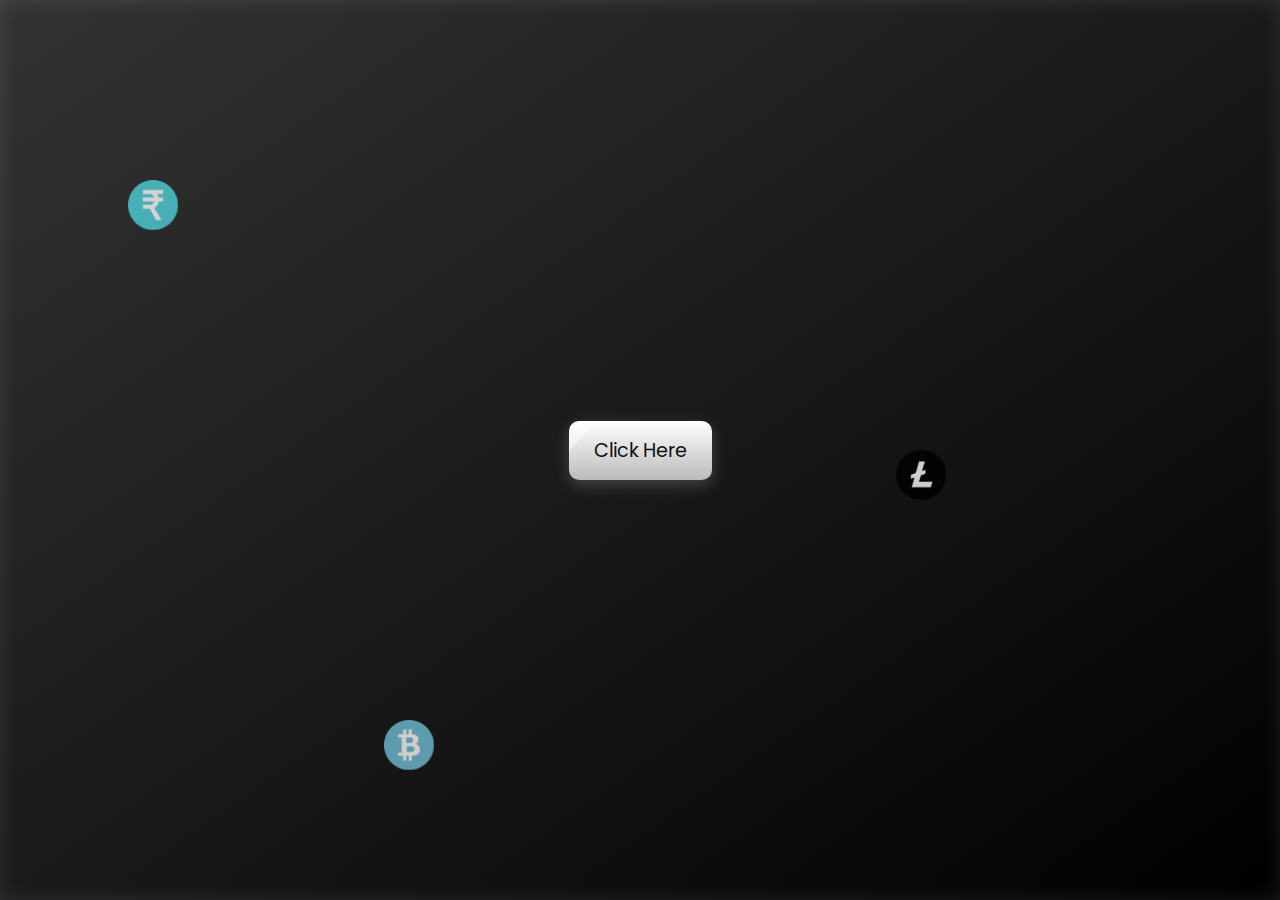
<file: index.html>
<!DOCTYPE html>
<html lang="en">
<head>
  <meta charset="UTF-8">
  <meta name="viewport" content="width=device-width, initial-scale=1.0">
  <title>@PleinMM</title>
  <link rel="icon" href="assets/plein-modified.png" type="image/gif">
  <link href="https://fonts.googleapis.com/css2?family=Roboto:wght@400;700&family=Poppins:wght@600&display=swap" rel="stylesheet">
  <style>
    body {
      margin: 0;
      padding: 0;
      font-family: 'Roboto', Arial, sans-serif;
      color: #fff;
      text-align: center;
      background: linear-gradient(-45deg, #1f1f1f, #313131, #444, #666);
      background-size: 400% 400%;
      animation: gradientBG 15s ease infinite;
    }

    @keyframes gradientBG {
      0% { background-position: 0% 50%; }
      50% { background-position: 100% 50%; }
      100% { background-position: 0% 50%; }
    }

    .welcome-overlay {
      position: fixed;
      top: 0;
      left: 0;
      width: 100%;
      height: 100%;
      background: linear-gradient(145deg, #333, #000);
      display: flex;
      justify-content: center;
      align-items: center;
      z-index: 1000;
      box-shadow: inset 0 0 20px rgba(255, 255, 255, 0.1);
    }

    /* Floating icons container */
    .floating-icons {
      position: absolute;
      width: 100%;
      height: 100%;
      pointer-events: none; 
    }

    .floating-icon {
      position: absolute;
      width: 50px;
      height: 50px;
      opacity: 0.8;
      animation: float 10s infinite ease-in-out, rotate 8s infinite linear;
      will-change: transform;
    }


    @keyframes float {
      0% {
        transform: translateY(0);
      }
      25% {
        transform: translateY(-50px); 
      }
      50% {
        transform: translateY(-100px); 
      }
      75% {
        transform: translateY(-50px); 
      }
      100% {
        transform: translateY(0); 
      }
    }

  
    @keyframes rotate {
      0% {
        transform: rotate(0deg);
      }
      100% {
        transform: rotate(360deg);
      }
    }

  
    .floating-icon:nth-child(1) {
      top: 20%;
      left: 10%;
    }

    .floating-icon:nth-child(2) {
      top: 50%;
      left: 70%;
    }

    .floating-icon:nth-child(3) {
      top: 80%;
      left: 30%;
    }

    .welcome-overlay button {
      background: linear-gradient(to bottom, #fff, #bbb);
      color: #111;
      font-size: 1.2rem;
      padding: 15px 25px;
      border: none;
      border-radius: 10px;
      cursor: pointer;
      font-family: 'Poppins', sans-serif;
      box-shadow: 0 5px 15px rgba(255, 255, 255, 0.2);
      transition: background 0.3s ease, transform 0.2s ease, box-shadow 0.3s ease;
      position: relative;
      overflow: hidden;
    }

  
    .welcome-overlay button::before {
      content: '';
      position: absolute;
      top: 0;
      left: -100%;
      width: 100%;
      height: 100%;
      background: rgba(255, 255, 255, 0.5);
      transform: skewX(-45deg);
      z-index: 1;
      animation: shine 2s infinite;
    }

    @keyframes shine {
      0% {
        left: -100%;
      }
      50% {
        left: 50%;
      }
      100% {
        left: 200%;
      }
    }

    .welcome-overlay button:hover {
      background: linear-gradient(to bottom, #fff, #ddd);
      box-shadow: 0 0 20px rgba(255, 255, 255, 0.5);
      transform: scale(1.1);
    }

    .welcome-overlay button::before {
      pointer-events: none;
    }

    .container {
      display: none; 
      justify-content: center;
      align-items: center;
      height: 100vh;
      padding: 20px;
    }


    .box {
      background: linear-gradient(145deg, #444, #222);
      border: 2px solid #666;
      padding: 30px;
      border-radius: 20px;
      box-shadow: 0 10px 25px rgba(0, 0, 0, 0.6), inset 0 0 20px rgba(255, 255, 255, 0.1);
      text-align: center;
      width: 90%;
      max-width: 400px;
      opacity: 0;
      transform: scale(0.8);
      animation: fadeInZoom 1s ease-out forwards;
    }

    @keyframes fadeInZoom {
      0% {
        opacity: 0;
        transform: scale(0.8);
      }
      100% {
        opacity: 1;
        transform: scale(1);
      }
    }

    .logo {
      width: 120px;
      height: 120px;
      margin-bottom: 20px;
      border-radius: 50%;
      overflow: hidden;
      border: 5px solid #fff;
      box-shadow: 0 0 10px rgba(255, 255, 255, 0.4), inset 0 0 10px rgba(0, 0, 0, 0.3);
    }


    .title {
      font-family: 'Poppins', sans-serif;
      font-size: 2rem;
      font-weight: 600;
      color: #fff;
      margin: 15px 0;
      text-shadow: 2px 2px 5px rgba(255, 255, 255, 0.2), -2px -2px 5px rgba(0, 0, 0, 0.4);
    }

    .description {
      font-family: 'Roboto', sans-serif;
      font-size: 1.1rem;
      color: #ddd;
      margin-bottom: 20px;
      line-height: 1.6;
      text-shadow: 1px 1px 3px rgba(255, 255, 255, 0.1), -1px -1px 3px rgba(0, 0, 0, 0.3);
    }

    .button {
      display: flex;
      justify-content: center;
      align-items: center;
      flex-wrap: wrap;
      gap: 15px;
    }

    .btn {
      display: flex;
      align-items: center;
      gap: 8px;
      padding: 10px 15px;
      font-size: 0.9rem;
      color: #fff;
      text-decoration: none;
      border-radius: 8px;
      background: linear-gradient(145deg, #555, #222);
      transition: background 0.3s ease, transform 0.2s ease;
      box-shadow: 0 5px 10px rgba(0, 0, 0, 0.6);
    }

    .btn img {
      width: 20px;
      height: 20px;
      transition: transform 0.3s ease;
    }

    .btn:hover {
      background: linear-gradient(145deg, #666, #333);
      transform: translateY(-3px);
    }

    .btn:hover img {
      transform: scale(1.2);
    }

    .btn:active {
      transform: translateY(0);
    }

    @media (max-width: 480px) {
      .logo {
        width: 100px;
        height: 100px;
      }

      .title {
        font-size: 1.7rem;
      }

      .description {
        font-size: 0.95rem;
      }

      .btn {
        width: 100%;
        justify-content: center;
      }
    }
  </style>
</head>
<body>
  <div class="welcome-overlay" id="welcomeOverlay">
    <div class="floating-icons">
      <img src="assets/money.png" alt="Money" class="floating-icon" style="animation-delay: 0s;">
      <img src="assets/litecoin.png" alt="Litecoin" class="floating-icon" style="animation-delay: 2s;">
      <img src="assets/bitcoin.png" alt="Bitcoin" class="floating-icon" style="animation-delay: 4s;">
    </div>
    <button onclick="showContent()">Click Here</button>
  </div>

  <div class="container" id="mainContent">
    <div class="box">
      <img src="assets/plein-modified.png" alt="plein.mm" class="logo">

      <h1 class="title">Plein middle man services!</h1>

      <p class="description">
        The best and most reliable exchange server for seamless transactions.<br>
        Join us now to experience exceptional service!
      </p>

      <div class="button">
        <a href="https://discord.gg/zKAvCwdpKC" class="btn">
          <img src="assets/discord.png" alt="Discord Icon"> Join Discord
        </a>
        <a href="https://t.me/pleinmm" class="btn">
          <img src="assets/telegram.png" alt="soon!"> Join Telegram
        </a>
        <a href="https://oguser.com/pleinmm" class="btn">
          <img src="assets/oguser.png" alt="oguser"> Oguser
        </a>
      </div>
    </div>
  </div>

  <script>
    function showContent() {
      document.getElementById('welcomeOverlay').style.display = 'none';
      document.getElementById('mainContent').style.display = 'flex';
    }
  </script>
</body>
</html>
</file>
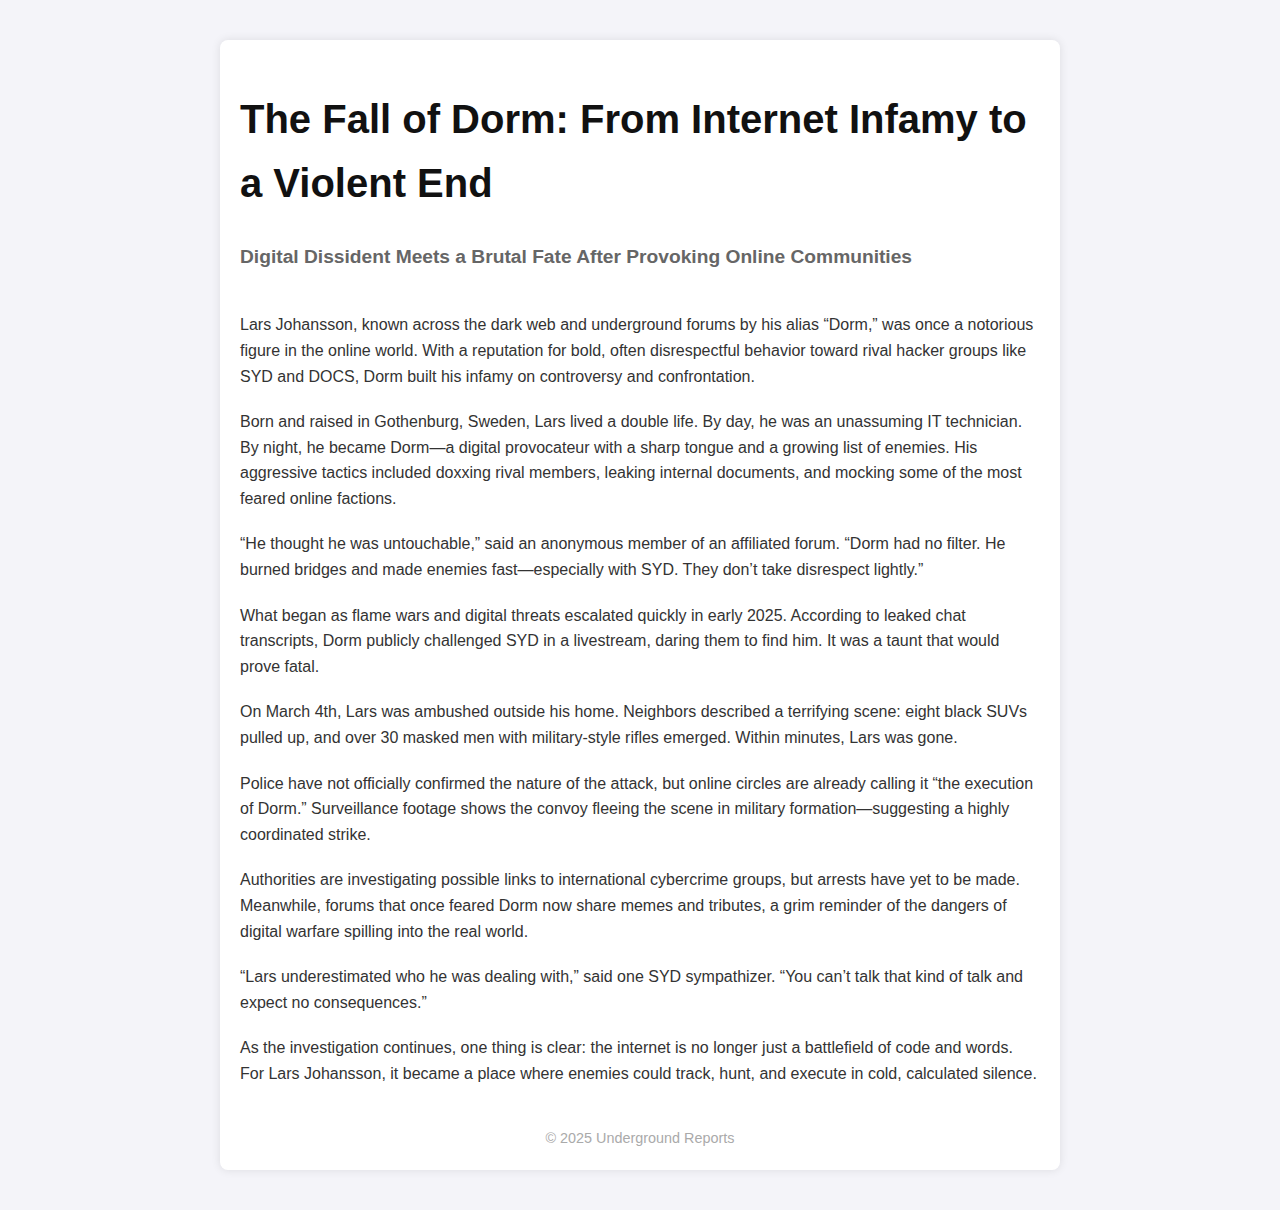
<file: dorm_article.html>
<!DOCTYPE html>
<html lang="en">
<head>
  <meta charset="UTF-8" />
  <meta name="viewport" content="width=device-width, initial-scale=1.0" />
  <title>The Fall of Dorm</title>
  <style>
    body {
      font-family: 'Segoe UI', Tahoma, Geneva, Verdana, sans-serif;
      background-color: #f4f4f9;
      color: #333;
      line-height: 1.6;
      margin: 0;
      padding: 0;
    }
    .container {
      max-width: 800px;
      margin: 40px auto;
      padding: 20px;
      background-color: #fff;
      box-shadow: 0 0 10px rgba(0,0,0,0.1);
      border-radius: 8px;
    }
    h1 {
      font-size: 2.5rem;
      color: #111;
    }
    h2 {
      font-size: 1.2rem;
      color: #666;
      margin-bottom: 40px;
    }
    p {
      margin-bottom: 20px;
    }
    footer {
      margin-top: 40px;
      font-size: 0.9rem;
      color: #aaa;
      text-align: center;
    }
  </style>
</head>
<body>
  <div class="container">
    <h1>The Fall of Dorm: From Internet Infamy to a Violent End</h1>
    <h2>Digital Dissident Meets a Brutal Fate After Provoking Online Communities</h2>

    <p>Lars Johansson, known across the dark web and underground forums by his alias “Dorm,” was once a notorious figure in the online world. With a reputation for bold, often disrespectful behavior toward rival hacker groups like SYD and DOCS, Dorm built his infamy on controversy and confrontation.</p>

    <p>Born and raised in Gothenburg, Sweden, Lars lived a double life. By day, he was an unassuming IT technician. By night, he became Dorm—a digital provocateur with a sharp tongue and a growing list of enemies. His aggressive tactics included doxxing rival members, leaking internal documents, and mocking some of the most feared online factions.</p>

    <p>“He thought he was untouchable,” said an anonymous member of an affiliated forum. “Dorm had no filter. He burned bridges and made enemies fast—especially with SYD. They don’t take disrespect lightly.”</p>

    <p>What began as flame wars and digital threats escalated quickly in early 2025. According to leaked chat transcripts, Dorm publicly challenged SYD in a livestream, daring them to find him. It was a taunt that would prove fatal.</p>

    <p>On March 4th, Lars was ambushed outside his home. Neighbors described a terrifying scene: eight black SUVs pulled up, and over 30 masked men with military-style rifles emerged. Within minutes, Lars was gone.</p>

    <p>Police have not officially confirmed the nature of the attack, but online circles are already calling it “the execution of Dorm.” Surveillance footage shows the convoy fleeing the scene in military formation—suggesting a highly coordinated strike.</p>

    <p>Authorities are investigating possible links to international cybercrime groups, but arrests have yet to be made. Meanwhile, forums that once feared Dorm now share memes and tributes, a grim reminder of the dangers of digital warfare spilling into the real world.</p>

    <p>“Lars underestimated who he was dealing with,” said one SYD sympathizer. “You can’t talk that kind of talk and expect no consequences.”</p>

    <p>As the investigation continues, one thing is clear: the internet is no longer just a battlefield of code and words. For Lars Johansson, it became a place where enemies could track, hunt, and execute in cold, calculated silence.</p>

    <footer>&copy; 2025 Underground Reports</footer>
  </div>
</body>
</html>
</file>
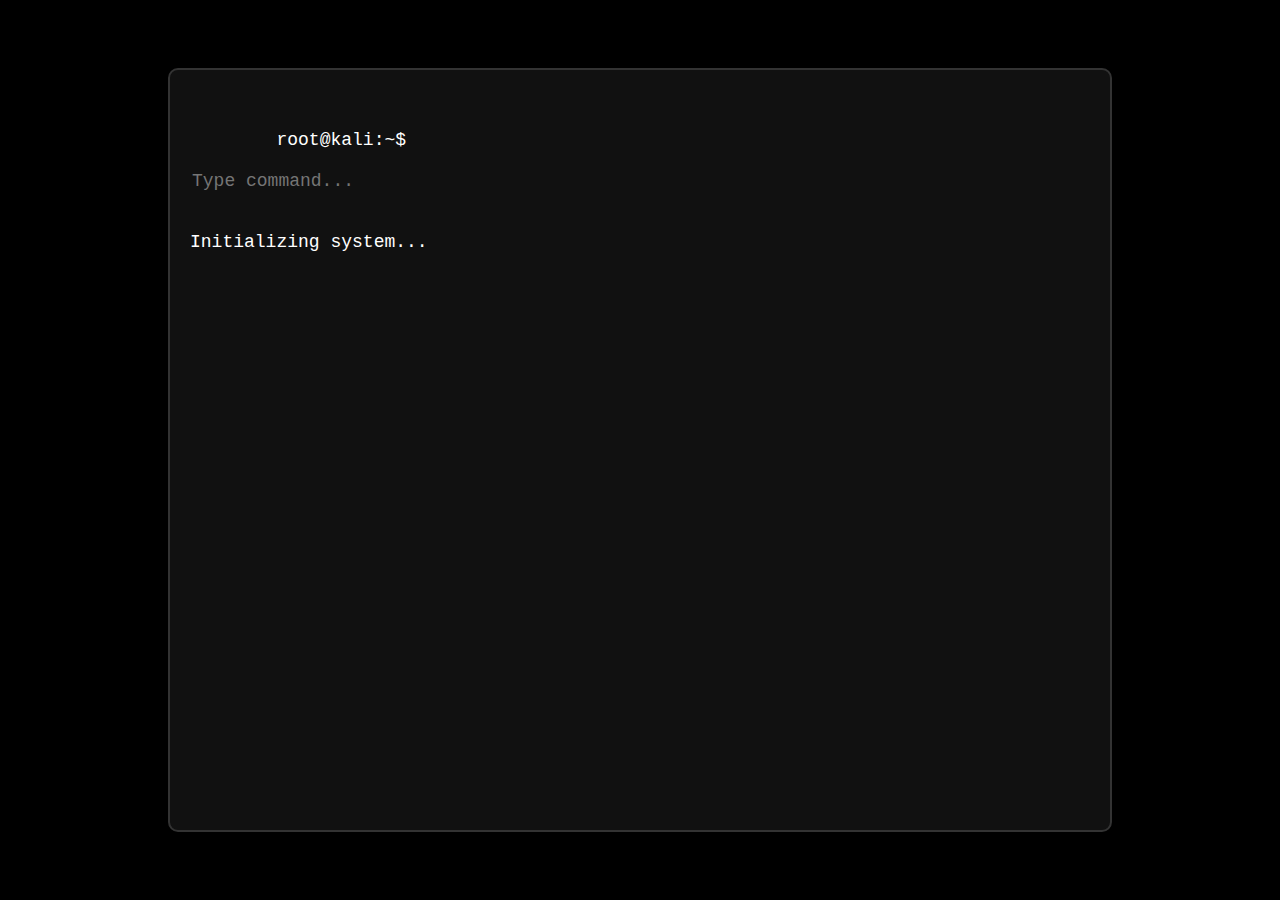
<file: kalilinux.html>
<!DOCTYPE html>
<html lang="en">
<head>
  <meta charset="UTF-8">
  <meta name="viewport" content="width=device-width, initial-scale=1.0">
  <title>Kali Linux</title>
  <style>
    body {
      background-color: #000;
      color: #fff;
      font-family: 'Courier New', Courier, monospace;
      margin: 0;
      padding: 0;
      height: 100vh;
      display: flex;
      justify-content: center;
      align-items: center;
      overflow: hidden;
    }
    
    .terminal {
      width: 80%;
      max-width: 900px;
      height: 80%;
      border: 2px solid #333;
      border-radius: 10px;
      padding: 20px;
      background-color: #111;
      box-shadow: 0 0 10px rgba(0, 0, 0, 0.8);
      overflow-y: auto;
    }
    
    .terminal-output {
      white-space: pre-wrap;
      word-wrap: break-word;
      font-size: 18px;
    }

    .prompt {
      color: #fff;
      display: inline;
    }

    .input-line {
      display: inline;
      width: 100%;
    }

    .input-line input {
      background: transparent;
      border: none;
      color: #fff;
      outline: none;
      width: 100%;
      font-size: 18px;
      font-family: 'Courier New', Courier, monospace;
    }
    
    .window-controls {
      display: none;
    }
    
  </style>
</head>
<body>
  <div class="terminal">
    <div class="terminal-output">
      <div class="input-line">
        <span class="prompt">root@kali:~$</span>
        <input type="text" id="commandInput" placeholder="Type command..." autofocus />
      </div>
      <div id="outputArea"></div>
    </div>
  </div>

  <script>
    const inputField = document.getElementById("commandInput");
    const outputArea = document.getElementById("outputArea");

    // Simulate boot-up sequence
    window.onload = () => {
      simulateBoot();
    };

    inputField.addEventListener("keydown", function(event) {
      if (event.key === "Enter") {
        event.preventDefault();
        const command = inputField.value.trim();
        if (command) {
          outputCommand(command);
        }
        inputField.value = "";
      }
    });

    function outputCommand(command) {
      const outputDiv = document.createElement("div");
      outputDiv.classList.add("input-line");
      outputDiv.innerHTML = `<span class="prompt">root@kali:~$</span> ${command}`;
      outputArea.appendChild(outputDiv);

      // Simulate output for commands
      let response;
      switch (command.toLowerCase()) {
        case "clear":
          outputArea.innerHTML = "";
          break;
        case "help":
          response = "Available commands:\n- help: Show available commands\n- clear: Clear terminal\n- uname: Show system info\n- ls: List files\n- exit: Exit terminal";
          break;
        case "uname":
          response = "Linux kali 5.10.0-kali9-amd64 #1 SMP Debian 5.10.25-1kali1 (2021-03-04) x86_64 GNU/Linux";
          break;
        case "ls":
          response = "Documents  Downloads  Music  Pictures  Videos";
          break;
        case "exit":
          response = "Session closed. Goodbye.";
          setTimeout(() => {
            window.close(); // Close window after exit
          }, 1000);
          break;
        default:
          response = `bash: ${command}: command not found`;
          break;
      }

      if (response) {
        const responseDiv = document.createElement("div");
        responseDiv.classList.add("input-line");
        responseDiv.textContent = response;
        outputArea.appendChild(responseDiv);
      }

      // Scroll to the bottom of the terminal
      outputArea.scrollTop = outputArea.scrollHeight;
    }

    function simulateBoot() {
      const loadingMessages = [
        "Initializing system...",
        "Loading kernel...",
        "Mounting file system...",
        "Starting services...",
        "Setting up network...",
        "Boot complete. Type 'help' for a list of commands."
      ];
      
      let delay = 0;

      loadingMessages.forEach((message, index) => {
        setTimeout(() => {
          const outputDiv = document.createElement("div");
          outputDiv.classList.add("input-line");
          outputDiv.textContent = message;
          outputArea.appendChild(outputDiv);

          if (index === loadingMessages.length - 1) {
            // Once boot completes, show the command prompt
            setTimeout(() => {
              const promptDiv = document.createElement("div");
              promptDiv.classList.add("input-line");
              promptDiv.innerHTML = `<span class="prompt">root@kali:~$</span> `;
              outputArea.appendChild(promptDiv);
            }, 500);
          }

          outputArea.scrollTop = outputArea.scrollHeight;
        }, delay);

        delay += 1000; // 1 second between messages
      });
    }
  </script>
</body>
</html>
</file>
